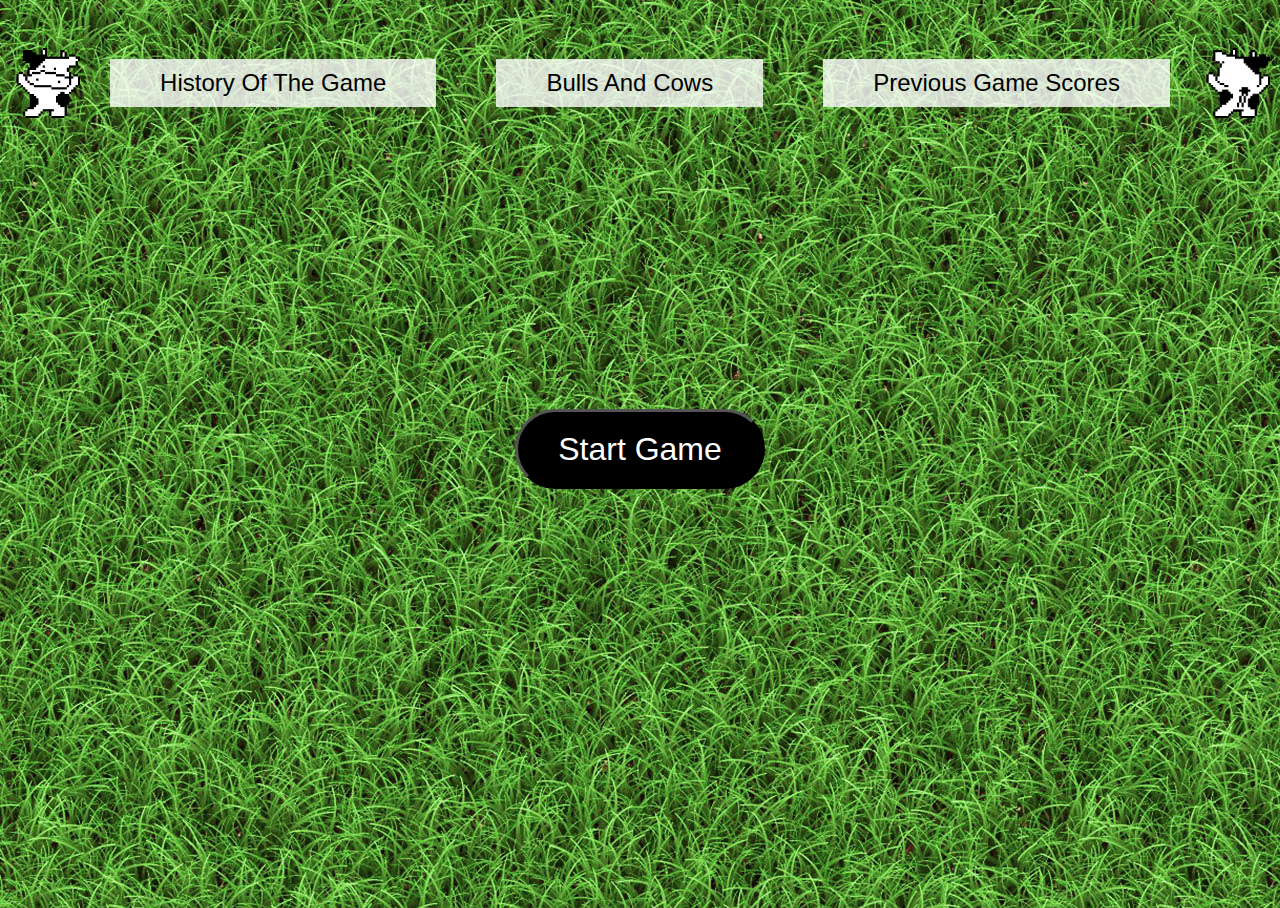
<file: Project/index.html>
<!DOCTYPE html>
<html lang="en">

<head>
    <meta charset="UTF-8">
    <meta name="viewport" content="width=device-width, initial-scale=1.0">
    <link rel="stylesheet" href="./css/index.css">
    <title>Bulls And Cows</title>
</head>

<body>
    <header>
        <nav class="nav-center">
            <div class="navigation-transparent">
                <img class="dancing-cow" src="./resources/dancing_cow_front.gif" alt="dancing_cow_front">

                <a class="trasnparent-nav-box" href="./history_page.html">
                    History Of The Game
                </a>

                <a class="trasnparent-nav-box" href="./index.html">
                    Bulls And Cows
                </a>

                <a class="trasnparent-nav-box" href="./high_scores_page.html">
                    Previous Game Scores
                </a>
                <img class="dancing-cow" src="./resources/dancing_cow_back.gif" alt="dancing_cow_back">
            </div>
        </nav>
    </header>
    <div class="game-content" id="game-div">
        <button class="start-game" onclick="startGameClicked(this)">Start Game</button>
    </div>
    <script src="./js/index.js"></script>
</body>

</html>
</file>
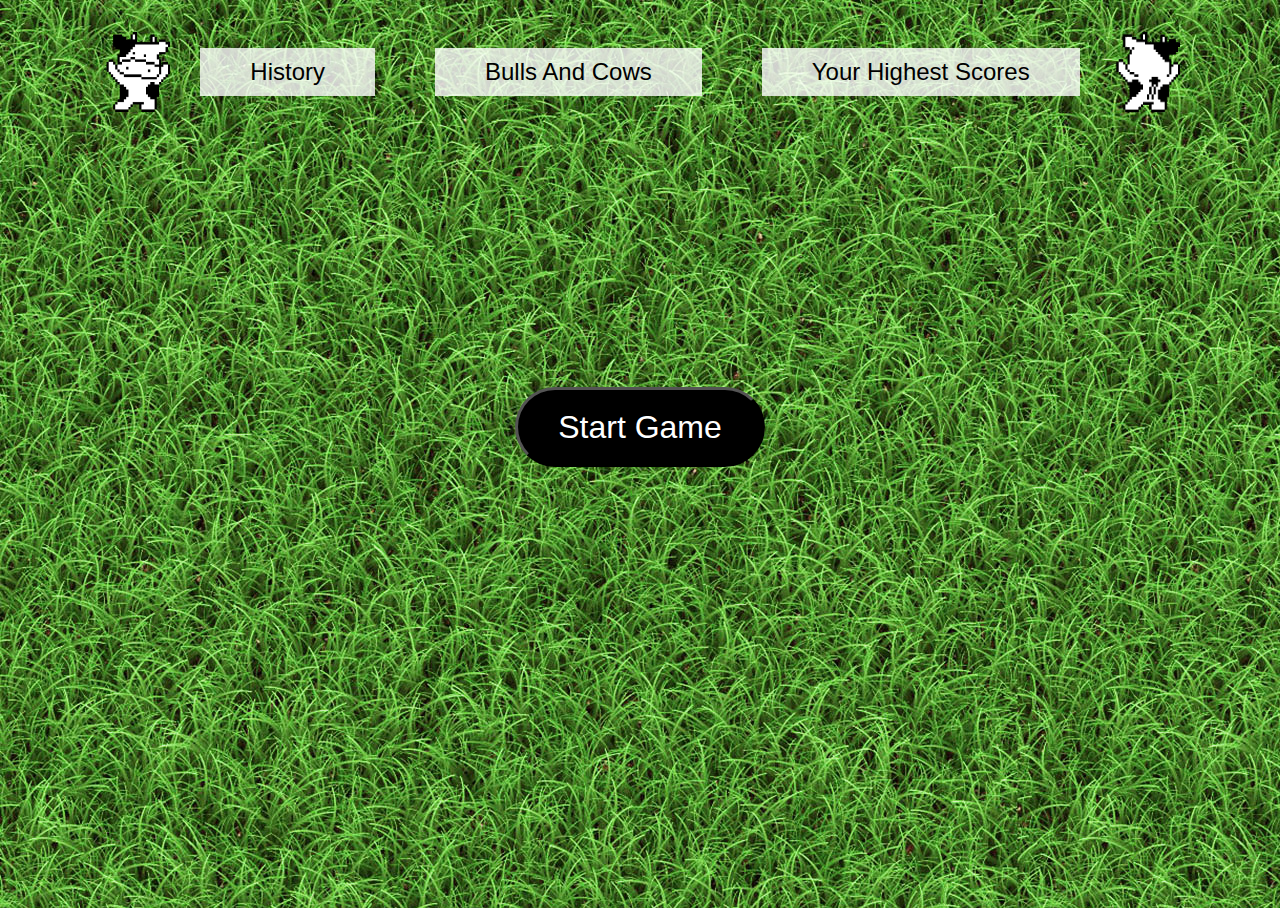
<file: Project/bulls_and_cows_page.html>
<!DOCTYPE html>
<html lang="en">
<head>
    <meta charset="UTF-8">
    <meta name="viewport" content="width=device-width, initial-scale=1.0">
    <link rel="stylesheet" href="./css/bulls_and_cows_page.css">
    <title>Bulls And Cows</title>
</head>
<body>
    <header>
        <nav class="nav-center">
            <img class="dancing-cow" src="./resources/dancing_cow_front.gif" alt="dancing_cow_front">
            <div class="navigation-transparent">

                <a class="trasnparent-nav-box" href="./history_page.html">
                    History
                </a>

                <a class="trasnparent-nav-box" href="./bulls_and_cows_page.html">
                    Bulls And Cows
                </a>

                <a class="trasnparent-nav-box" href="./high_scores_page.html">
                    Your Highest Scores
                </a>

            </div>
            <img class="dancing-cow" src="./resources/dancing_cow_back.gif" alt="dancing_cow_back">
        </nav>
    </header>
    <div class="game-content" id ="game-div">
        <button class="start-game" onclick="startGameClicked(this)">Start Game</button>
    </div>
    <script src="./js/bulls_and_cows_page.js"></script>
</body>
</html>
</file>
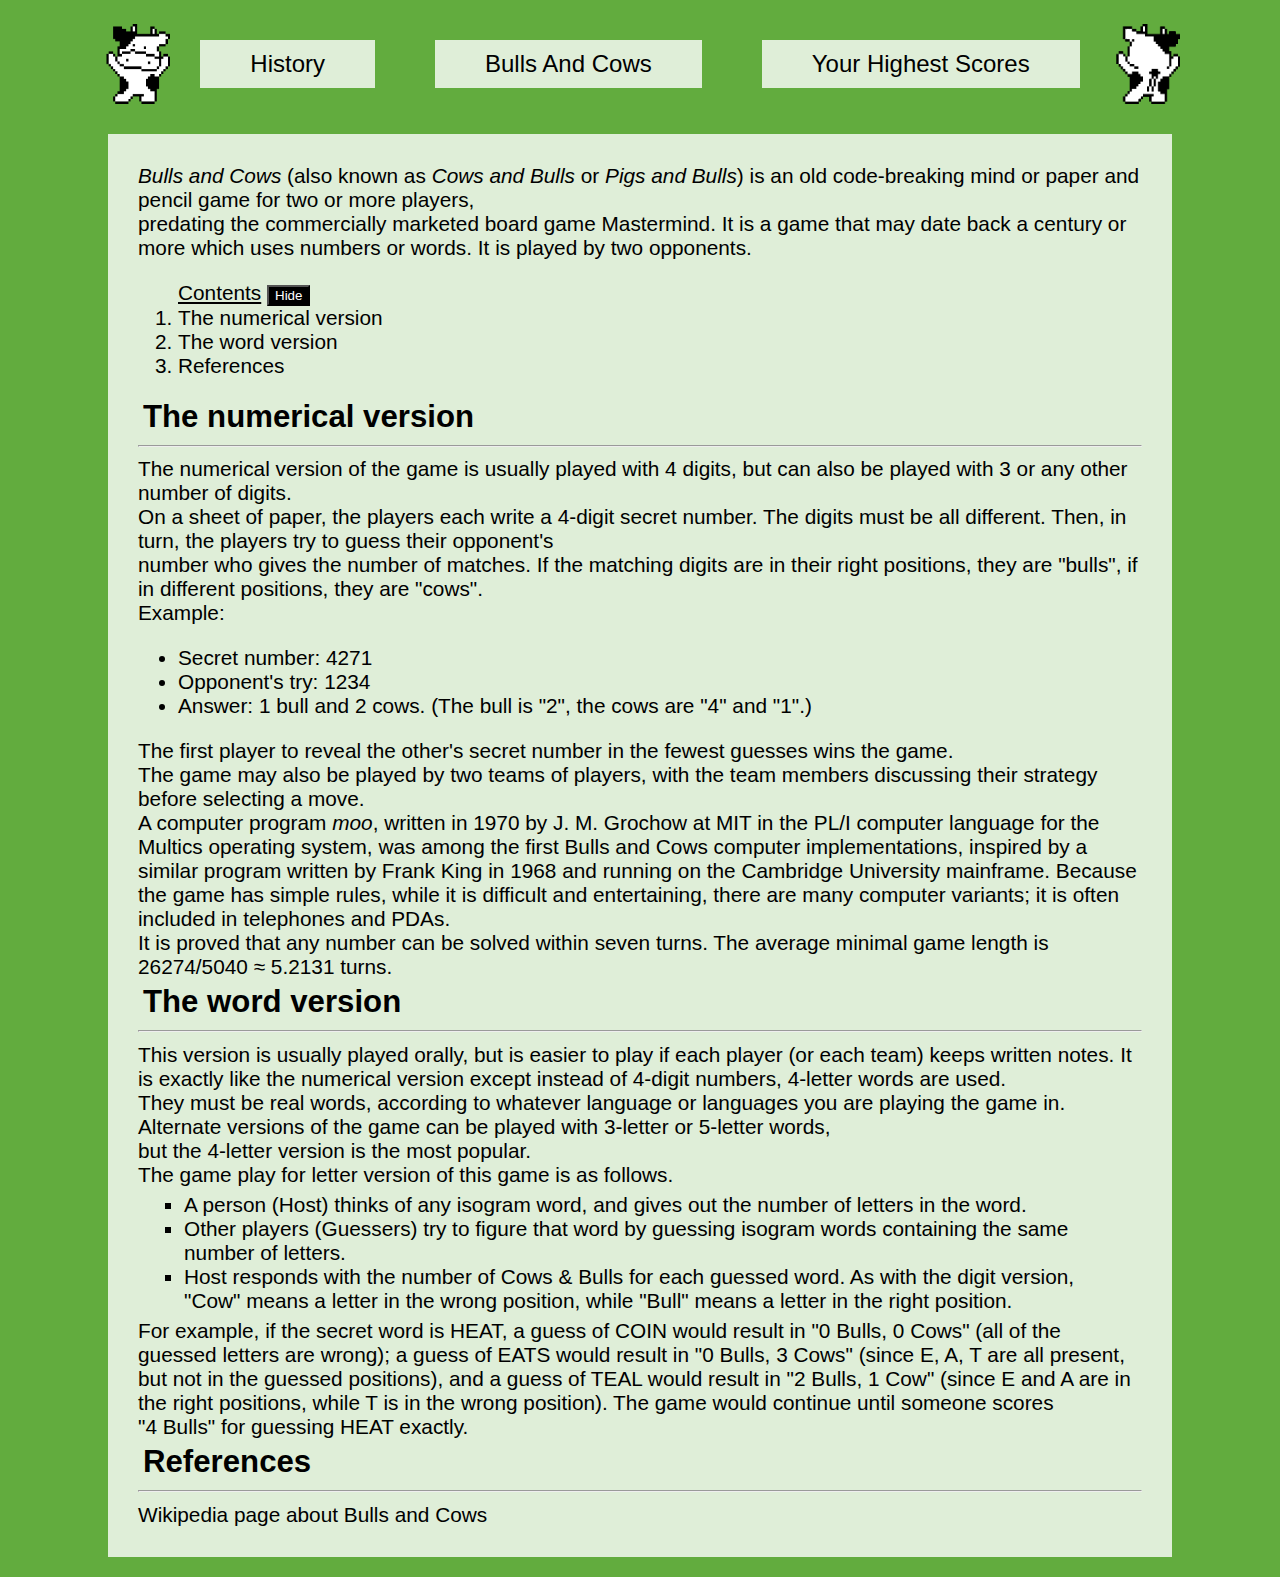
<file: Project/history_page.html>
<!DOCTYPE html>
<html lang="en">

<head>
    <meta charset="UTF-8">
    <meta name="viewport" content="width=device-width, initial-scale=1.0">
    <link rel="stylesheet" href="./css/history_page.css">
    <title>History Of The Game Bulls And Cows</title>
</head>

<body>
    <header>
        <nav class="nav-center">
            <img class="dancing-cow" src="./resources/dancing_cow_front.gif" alt="dancing_cow_front">
            <div class="navigation-transparent">

                <a class="trasnparent-nav-box" href="./history_page.html">
                    History
                </a>

                <a class="trasnparent-nav-box" href="./bulls_and_cows_page.html">
                    Bulls And Cows
                </a>

                <a class="trasnparent-nav-box" href="./high_scores_page.html">
                    Your Highest Scores
                </a>

            </div>
            <img class="dancing-cow" src="./resources/dancing_cow_back.gif" alt="dancing_cow_back">
        </nav>
    </header>
    <div class="info-text-transparent">
        <article>
            <i>Bulls and Cows</i> (also known as <i>Cows and Bulls</i> or <i>Pigs and Bulls</i>) 
            is an old code-breaking mind or paper and pencil game for two or more players, 
            <br>
            predating the commercially marketed board game <a id="mastermind-link" href="https://en.wikipedia.org/wiki/Mastermind_(board_game)">Mastermind</a>.
            It is a game that may date back a century or more which uses numbers or words. It is played by two opponents.
            <ul class="negate-style-contents">
                <li>
                    <u>Contents</u> <button onclick="buttonHideShow(this)">Hide</button> 
                    <ol id="hide-show">
                        <li> <a href="#numerical-version">The numerical version </a> </li>
                        <li> <a href="#word-version">The word version </a> </li>
                        <li> <a href="#refs">References </a> </li>
                    </ol>
                </li>
            </ul>

            <h2 id="numerical-version" class="no-padding-heading">The numerical version</h2>
            <hr>
            The numerical version of the game is usually played with 4 digits, but can also be played with 3 or any other number of digits.
            <br>
            On a sheet of paper, the players each write a 4-digit secret number. The digits must be all different. 
            Then, in turn, the players try to guess their opponent's 
            <br>
            number who gives the number of matches. 
            If the matching digits are in their right positions, they are "bulls", if in different positions, they are "cows".
            <br>
            Example:
            <ul id="negate-style-margin-ul">
                <li>Secret number: 4271</li>
                <li>Opponent's try: 1234</li>
                <li>Answer: 1 bull and 2 cows. (The bull is "2", the cows are "4" and "1".)</li>
            </ul>
            The first player to reveal the other's secret number in the fewest guesses wins the game.
            <br>
            The game may also be played by two teams of players, with the team members discussing their strategy before selecting a move.
            <br>
            A computer program <i>moo</i>, written in 1970 by J. M. Grochow at MIT in the PL/I computer language for the Multics operating system, was among the first Bulls and Cows computer implementations, inspired by a similar program written by Frank King in 1968 and running on the Cambridge University mainframe. Because the game has simple rules, 
            while it is difficult and entertaining, there are many computer variants; it is often included in telephones and PDAs.
            <br>
            It is proved that any number can be solved within seven turns. The average minimal game length is 26274/5040 ≈ 5.2131 turns.
            <h2 id="word-version" class="no-padding-heading">The word version</h2>
            <hr>
            This version is usually played orally, but is easier to play if each player (or each team) keeps written notes. It is exactly like the numerical version except instead of 4-digit numbers, 4-letter words are used. 
            <br>
            They must be real words, according to whatever language or languages you are playing the game in. Alternate versions of the game can be played with 3-letter or 5-letter words,
            <br>
            but the 4-letter version is the most popular.
            <br>
            The game play for letter version of this game is as follows.
            <ul class="negate-style-margin-ul">
                <li>A person (Host) thinks of any isogram word, and gives out the number of letters in the word.</li>
                <li>Other players (Guessers) try to figure that word by guessing isogram words containing the same number of letters.</li>
                <li>Host responds with the number of Cows & Bulls for each guessed word. As with the digit version, "Cow" means a letter in the wrong position, while "Bull" means a letter in the right position.</li>
            </ul>
            For example, if the secret word is HEAT, a guess of COIN would result in "0 Bulls, 0 Cows" (all of the guessed letters are wrong); a guess of EATS would result in "0 Bulls, 3 Cows" (since E, A, T are all present,
            <br>
            but not in the guessed positions), and a guess of TEAL would result in "2 Bulls, 1 Cow" (since E and A are in the right positions, while T is in the wrong position). The game would continue until someone scores
            <br>
            "4 Bulls" for guessing HEAT exactly.
            <h2 id="refs" class="no-padding-heading">References</h2>
            <hr>
            <a id="reference" href="https://en.wikipedia.org/wiki/Bulls_and_Cows"> Wikipedia page about Bulls and Cows</a>
        </article>
    </div>
    <script src="./js/history_page.js"></script>
</body>

</html>
</file>
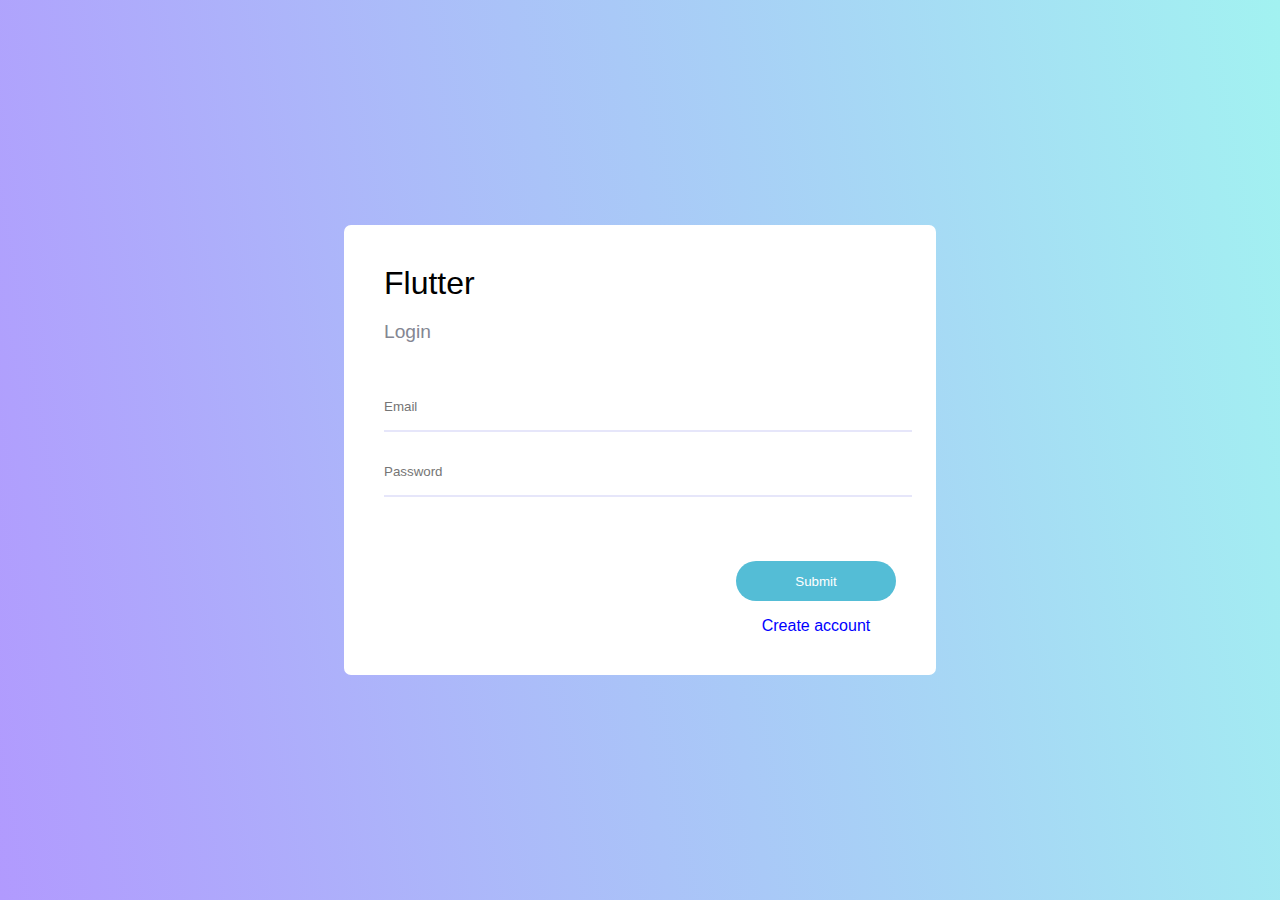
<file: Домашно 1 HTML + CSS/screen1.html>
<!DOCTYPE html>
<html lang="en">

<head>
    <meta charset="UTF-8">
    <meta name="viewport" content="width=device-width, initial-scale=1.0">
    <link rel="stylesheet" href="screen1and2.css">
    <title>Flutter Login</title>
</head>

<body>
    <div class="inside-body">
        <div class="login-section">
            <span class="flutter-name">Flutter</span>
            <p class="login-text">Login</p>
            <form class="form" action="#" method="post">
                <div class="input-boxes">
                    <p><input type="text" id="email" name="Email" placeholder="Email">
                    </p>
                    <p>
                        <input type="password" id="password" name="Password" placeholder="Password">
                    </p>
                </div>
                <div class="move-right">
                    <div class="make-vertical">
                        <input type="submit" value="Submit">

                        <a href="./screen2.html">
                            Create account
                        </a>

                    </div>
                </div>
            </form>
        </div>
    </div>

</body>

</html>
</file>
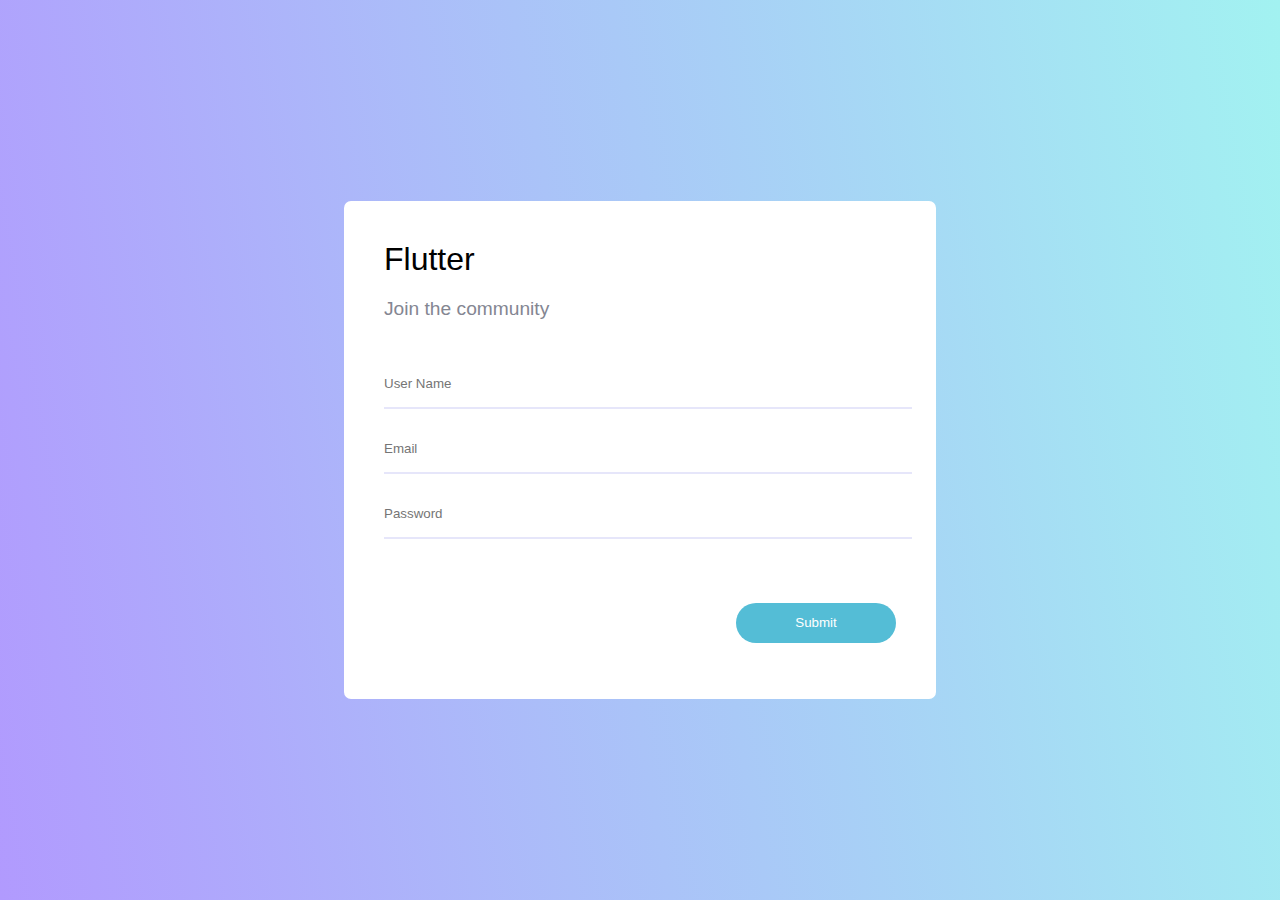
<file: Домашно 1 HTML + CSS/screen2.html>
<!DOCTYPE html>
<html lang="en">

<head>
    <meta charset="UTF-8">
    <meta name="viewport" content="width=device-width, initial-scale=1.0">
    <link rel="stylesheet" href="screen1and2.css">
    <title>Flutter Join The Community</title>
</head>

<body>
    <div class="inside-body">
        <div class="login-section">
            <span class="flutter-name">Flutter</span>
            <p class="login-text">Join the community</p>
            <form class="form" action="#" method="post">
                <p><input type="text" id="user-name" name="UserName" placeholder="User Name">
                </p>
                <p><input type="text" id="email" name="Email" placeholder="Email">
                </p>
                <p>
                    <input type="password" id="password" name="Password" placeholder="Password">
                </p>

                <div class="move-right">

                    <input type="submit" value="Submit">
                </div>
            </form>
        </div>
    </div>

</body>

</html>
</file>
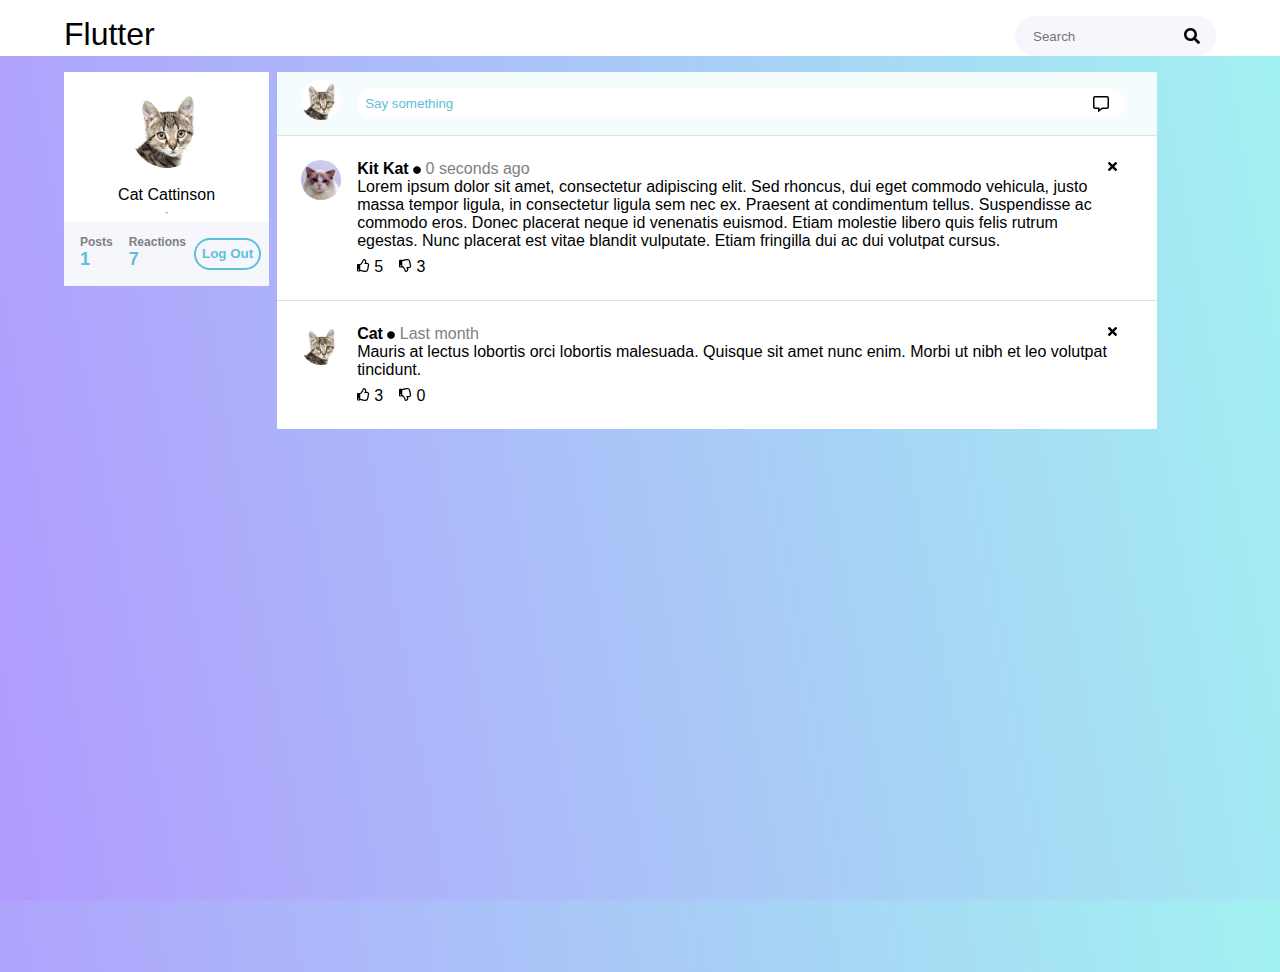
<file: Домашно 1 HTML + CSS/screen3.html>
<!DOCTYPE html>
<html lang="en">

<head>
    <meta charset="UTF-8">
    <meta name="viewport" content="width=device-width, initial-scale=1.0">
    <link rel="stylesheet" href="screen3.css">
    <title>Flutter Home Screen</title>
</head>

<body>
    <div id="introductory">
        <div class="flutter-logo">
            Flutter
        </div>
        <div class="search-box">
            <input type="text" id="search" name="Search" placeholder="Search">
            <img src="./search-solid.svg" alt="search">

        </div>
    </div>
    <div class="contents">
        <div class="profile">
            <img src="./cat_cattinson.png" alt="avatar">
            <br />
            Cat Cattinson
        <hr>
        <div class="under-profile">
            <div class="post-reacts">
                <div class="posts">
                    <b>Posts</b>
                    <span><b>1</b></span>
                </div>
                <div class="reacts">
                    <b>Reactions</b>
                    <span><b>7</b></span>
                </div>
            </div>
            <div>
                <button type="button"><b>Log Out</b></button>
            </div>
        </div>
        </div>
        
        <div class="feed">
            <div class="saysthbox">
                <img id="comment-avatar" src="./cat_cattinson.png" alt="avatar">
                <div class="group-text-box">
                    <input type="text" id="saysth" name="SaySth" placeholder="Say something">
                    <img src="./comment-alt-regular.svg" alt="comment">
                </div>
            </div>

           

                    <div class="single-post">
                        <div class="avatar-post-pic">
                            <img src="./kit_kat.png" alt="avatar">
                        </div>
                        <div class="right-side-of-post">
                            <div class="user-and-time">
                                <div class="no-x">
                                <b class="post-user">Kit Kat</b>
                                <span class="make-grey">
                                    <img src="./circle-solid.svg" alt="dot">
                                    0 seconds ago
                                </span>
                            </div>
                            <img class="style-x" src="./times-solid.svg" alt="thumbs-up">
                            </div>
                            <div class="text-on-post">
                                Lorem ipsum dolor sit amet, consectetur adipiscing elit. 
                                Sed rhoncus, dui eget commodo vehicula, justo massa tempor ligula, in consectetur ligula sem nec ex. 
                                Praesent at condimentum tellus. Suspendisse ac commodo eros. 
                                Donec placerat neque id venenatis euismod. Etiam molestie libero quis felis rutrum egestas. 
                                Nunc placerat est vitae blandit vulputate. Etiam fringilla dui ac dui volutpat cursus.
                            </div>
                            <div class="thumbs">
                                <div class="thumbs-up">
                                    <img src="./thumbs-up-regular.svg" alt="thumbs-up">
                                    5
                                </div>
                                <div class="thumbs-down">
                                    <img src="./thumbs-down-regular.svg" alt="thumbs-down">
                                    3
                                </div>
                            </div>
                </div>
                </div>

                <div class="single-post">
                    <div class="avatar-post-pic">
                        <img src="./cat_cattinson.png" alt="avatar">
                    </div>
                    <div class="right-side-of-post">
                        <div class="user-and-time">
                            <div class="no-x">
                            <b class="post-user">Cat</b>
                            <span class="make-grey">
                                <img src="./circle-solid.svg" alt="dot">
                                Last month
                            </span>
                        </div>
                        <img class="style-x" src="./times-solid.svg" alt="thumbs-up">
                        </div>
                        <div class="text-on-post">
                            Mauris at lectus lobortis orci lobortis malesuada. 
                            Quisque sit amet nunc enim. Morbi ut nibh et leo volutpat tincidunt.
                        </div>
                        <div class="thumbs">
                            <div class="thumbs-up">
                                <img src="./thumbs-up-regular.svg" alt="thumbs-up">
                                3
                            </div>
                            <div class="thumbs-down">
                                <img src="./thumbs-down-regular.svg" alt="thumbs-down">
                                0
                            </div>
                        </div>
                   </div>
            </div>
    </div>
</div>

</body>

</html>
</file>
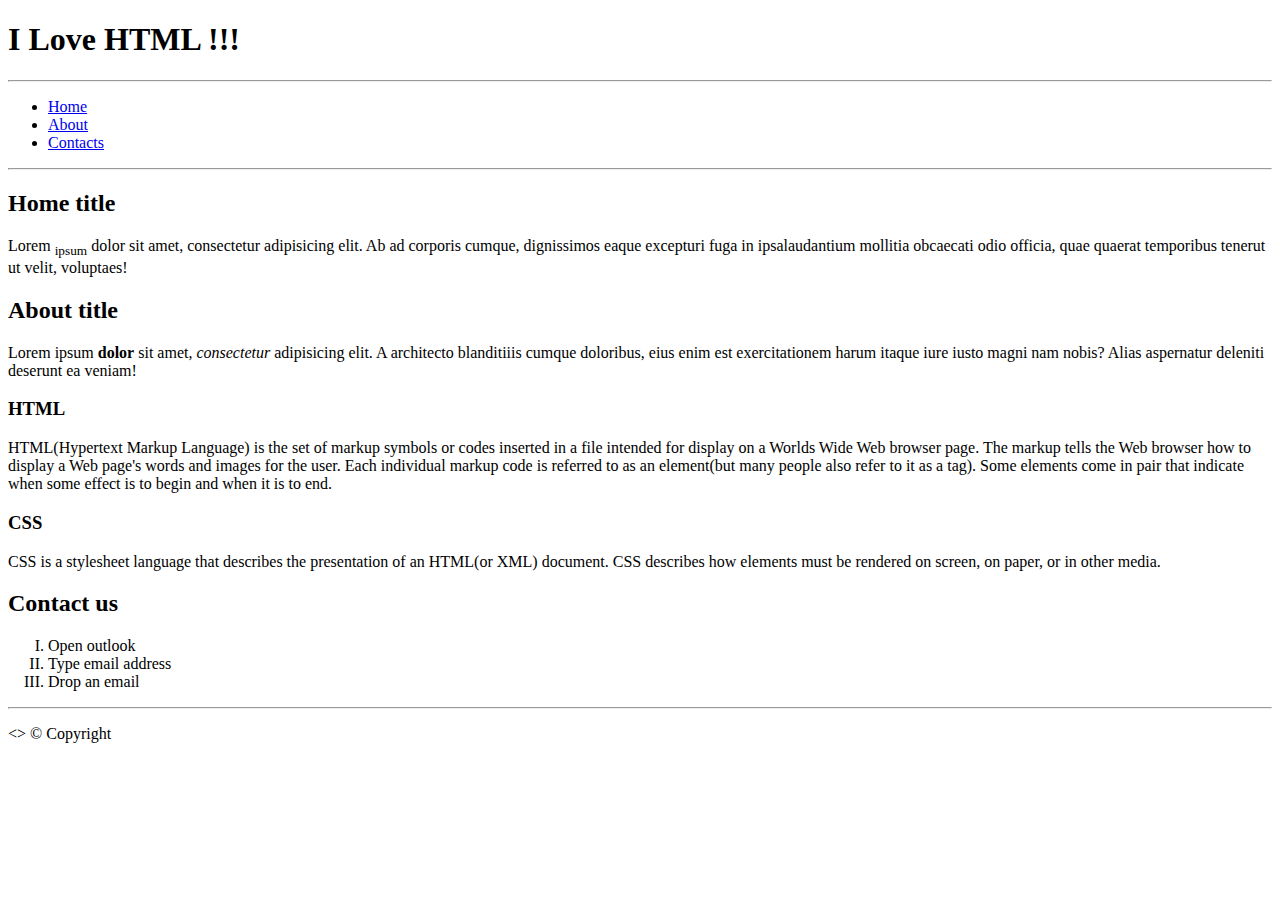
<file: Упр 1/1.html>
<!DOCTYPE html>
<html lang=en>

<head>
    <title>I love HTML</title>
</head>

<body>
    <h1>I Love HTML !!!</h1>
    <hr />
    <nav>
        <ul>
            <li><a href="#Home">Home</a></li>
            <li><a href="#About">About</a></li>
            <li><a href="#Contacts">Contacts</a></li>
        </ul>
    </nav>
    <hr />
    <section id="Home">
        <h2>
            Home title
        </h2>
        <p>
            Lorem <sub>ipsum</sub> dolor sit amet, consectetur adipisicing elit. Ab ad corporis cumque, dignissimos
            eaque excepturi fuga in ipsalaudantium mollitia obcaecati odio officia, quae quaerat temporibus tenerut ut
            velit, voluptaes!
        </p>
    </section>
    <section id="About">
        <h2>
            About title
        </h2>
        <p>
            Lorem ipsum <b>dolor</b> sit amet, <i>consectetur</i> adipisicing elit. A architecto blanditiiis cumque
            doloribus, eius enim est exercitationem harum itaque iure iusto magni nam nobis? Alias aspernatur deleniti
            deserunt ea veniam!
        </p>
        <h3>
            HTML
        </h3>
        <p>
            HTML(Hypertext Markup Language) is the set of markup symbols or codes inserted in a file intended for
            display on a Worlds Wide Web browser page. The markup tells the Web browser how to display a Web page's
            words and images for the user. Each individual markup code is referred to as an element(but many people also
            refer to it as a tag). Some elements come in pair that indicate when some effect is to begin and when it is
            to end.
        </p>
        <h3>
            CSS
        </h3>
        <p>
            CSS is a stylesheet language that describes the presentation of an HTML(or XML) document. CSS describes how
            elements must be rendered on screen, on paper, or in other media.
        </p>
    </section>
    <section id="Contacts">
        <h2>
            Contact us
        </h2>
        <ol type="I">
            <li>Open outlook</li>
            <li>Type email address</li>
            <li>Drop an email</li>
        </ol>
    </section>
    <hr />
    <section>
        <footer>
            <p>
                <> © Copyright
            </p>
        </footer>
    </section>







</body>

</html>
</file>
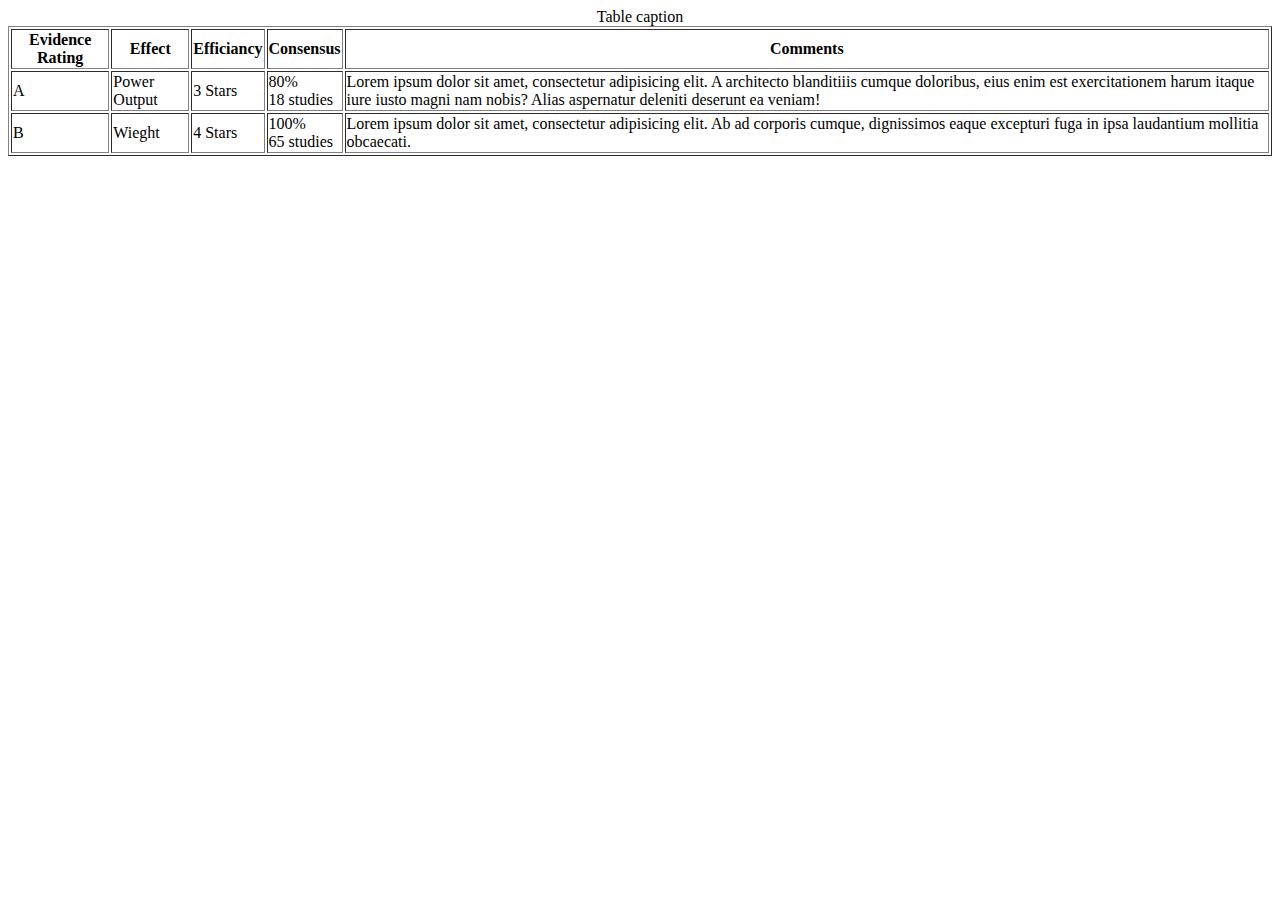
<file: Упр 1/2.html>
<!DOCTYPE html>
<html lang=en>

<head>
    <title>Basic table</title>
</head>

<body>
    <table border="1">
        <caption>Table caption </caption>
        <thead>
            <tr>
                <th>Evidence Rating</th>
                <th>Effect</th>
                <th>Efficiancy</th>
                <th>Consensus</th>
                <th>Comments</th>
            </tr>
        </thead>
        <tbody>
            <tr>
                <td>A</td>
                <td>Power Output</td>
                <td>3 Stars</td>
                <td>80%<br />
                    18 studies</td>
                <td>Lorem ipsum dolor sit amet, consectetur adipisicing elit. A architecto blanditiiis cumque doloribus,
                    eius enim est exercitationem harum itaque iure iusto magni nam nobis? Alias aspernatur deleniti
                    deserunt ea veniam!</td>
            </tr>
            <tr>
                <td>B</td>
                <td>Wieght</td>
                <td>4 Stars</td>
                <td>100%<br />
                    65 studies</td>
                <td>Lorem ipsum dolor sit amet, consectetur adipisicing elit. Ab ad corporis cumque, dignissimos eaque
                    excepturi fuga in ipsa laudantium mollitia obcaecati.</td>
            </tr>
        </tbody>

    </table>


</body>

</html>
</file>
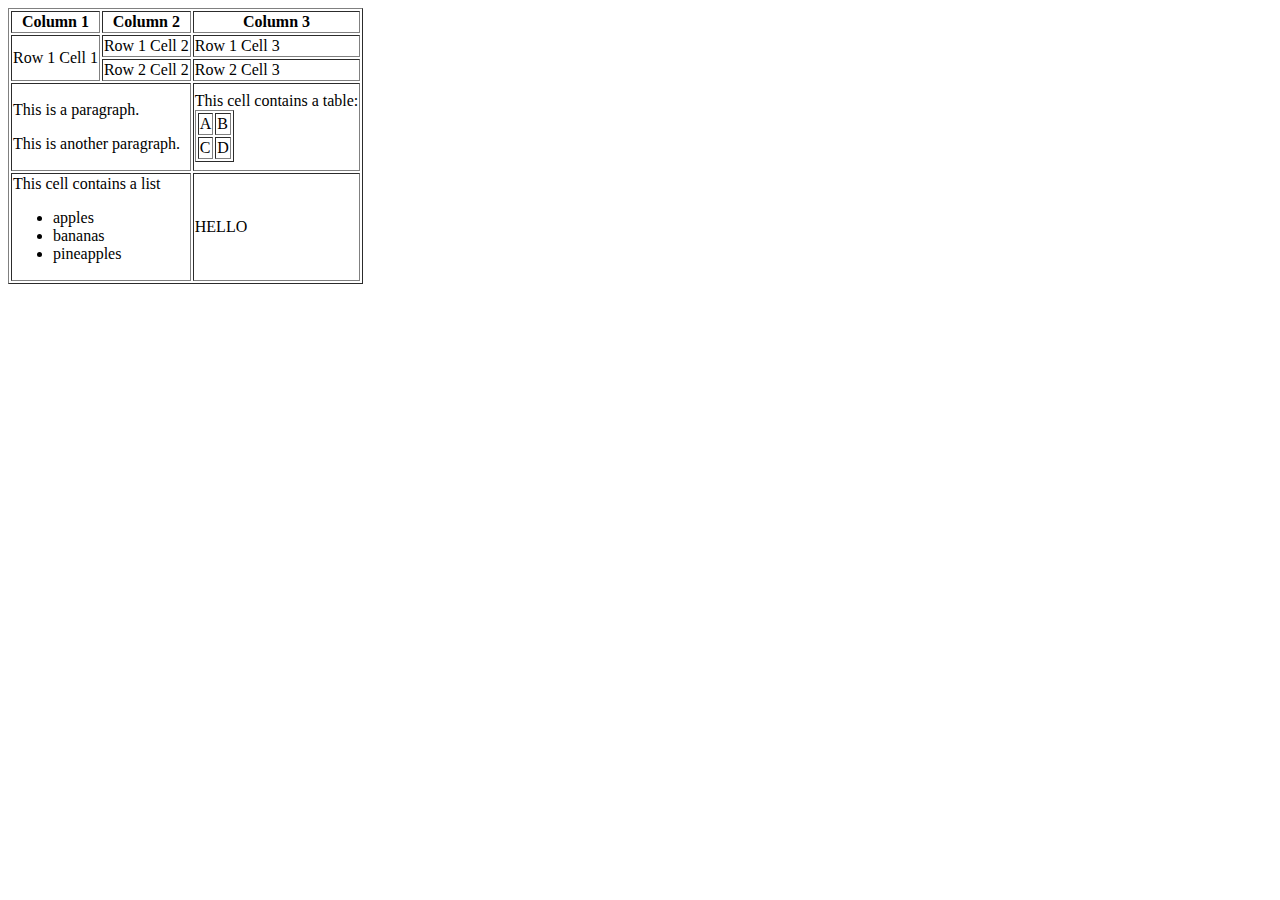
<file: Упр 1/3.html>
<!DOCTYPE html>
<html lang=en>

<head>
    <title>Advanced table</title>
</head>

<body>
    <table border="1">
        <thead>
            <tr>
                <th>Column 1</th>
                <th>Column 2</th>
                <th>Column 3</th>
            </tr>
        </thead>
        <tbody>
            <tr>
                <td rowspan="2">
                    Row 1 Cell 1
                </td>
                <td>
                    Row 1 Cell 2
                </td>
                <td>
                    Row 1 Cell 3
                </td>
            </tr>
            <tr>
                <td>
                    Row 2 Cell 2
                </td>
                <td>
                    Row 2 Cell 3
                </td>
            </tr>
            <tr>
                <td colspan="2">
                    <p>
                        This is a paragraph.
                    </p>
                    <p>
                        This is another paragraph.
                    </p>
                </td>
                <td>
                    This cell contains a table:
                    <table border="1">
                        <tbody>
                            <tr>
                                <td>
                                    A
                                </td>
                                <td>
                                    B
                                </td>
                            </tr>
                            <tr>
                                <td>
                                    C
                                </td>
                                <td>
                                    D
                                </td>
                            </tr>
                        </tbody>
                    </table>

                </td>
            </tr>
            <tr>
                <td colspan="2">

                    This cell contains a list
                    <ul>
                        <li>apples</li>
                        <li>bananas</li>
                        <li>pineapples</li>
                    </ul>

                </td>
                <td>
                    HELLO
                </td>
            </tr>
        </tbody>

    </table>


</body>

</html>
</file>
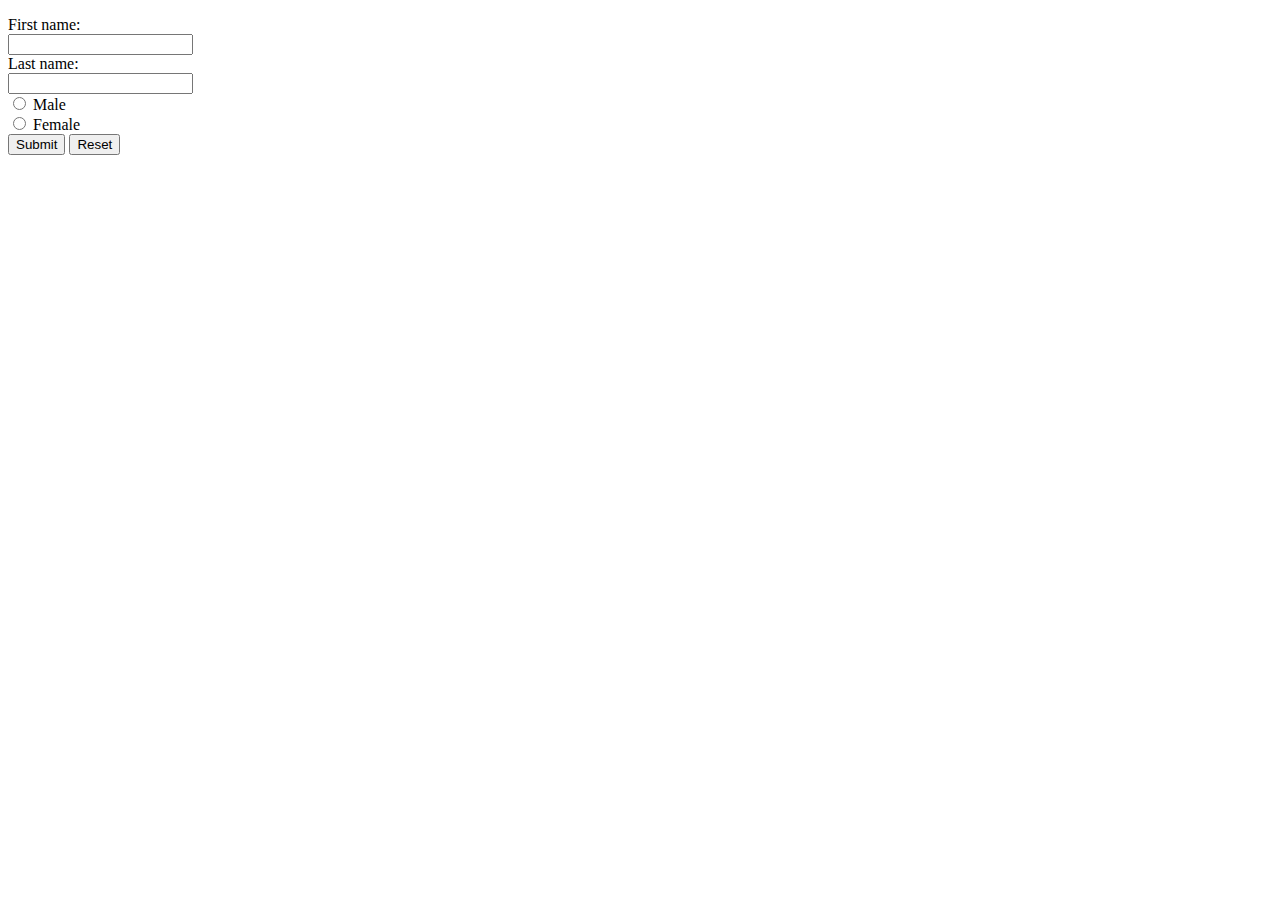
<file: Упр 1/4.html>
<!DOCTYPE html>
<html lang=en>

<head>
    <title>Basic Form</title>
</head>

<body>
    <p>
        <label for="FirstName">First name:</label>
        <br />
        <input type="text" id="FirstName" name="first-name">
        <br />
        <label for="LastName">Last name:</label>
        <br />
        <input type="text" id="LastName" name="last-name">
        <br />

        <input type="radio" id="Male" name="gender" value="Male">
        <label for="Male">Male</label>
        <br />

        <input type="radio" id="Female" name="gender" value="Female">
        <label for="Female">Female</label>
        <br />
        <input type="submit"> <input type="reset">
    </p>






</body>

</html>
</file>
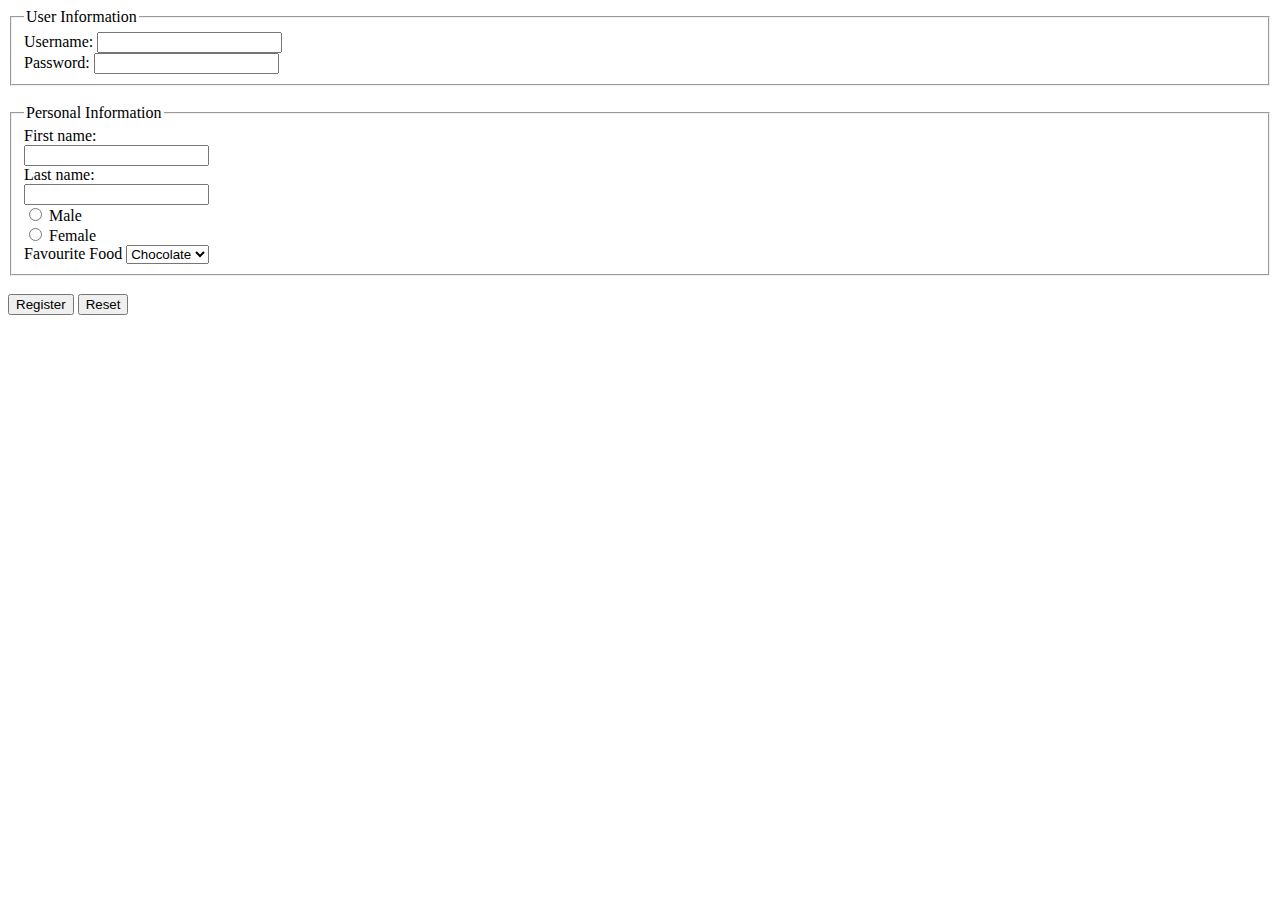
<file: Упр 1/5.html>
<!DOCTYPE html>
<html lang=en>

<head>
    <title>Advanced form</title>
</head>

<body>
    <form action="#" method="post">
        <fieldset>
            <legend>User Information</legend>
            <label for="UserName">Username:</label>
            <input type="text" id="UserName" name="username">
            <br />
            <label for="password">Password:</label>
            <input type="password" id="password" name="password">
        </fieldset>

        <br />

        <fieldset>
            <legend>Personal Information</legend>
            <label for="FirstName">First name:</label>
            <br />
            <input type="text" id="FirstName" name="first-name">
            <br />
            <label for="LastName">Last name:</label>
            <br />
            <input type="text" id="LastName" name="last-name">
            <br />

            <input type="radio" id="Male" name="gender" value="Male">
            <label for="Male">Male</label>
            <br />

            <input type="radio" id="Female" name="gender" value="Female">
            <label for="Female">Female</label>
            <br />
            <label for="food-select">Favourite Food</label>
            <select id="food-select" name="food-select">
                <option value="chocolate">Chocolate</option>
                <option value="apples">Apples</option>
                <option value="bananas">Bananas</option>
                <option value="oranges">Oranges</option>
            </select>
        </fieldset>
        <br />
        <input type="submit" value="Register"> <input type="reset">

    </form>

</body>

</html>
</file>
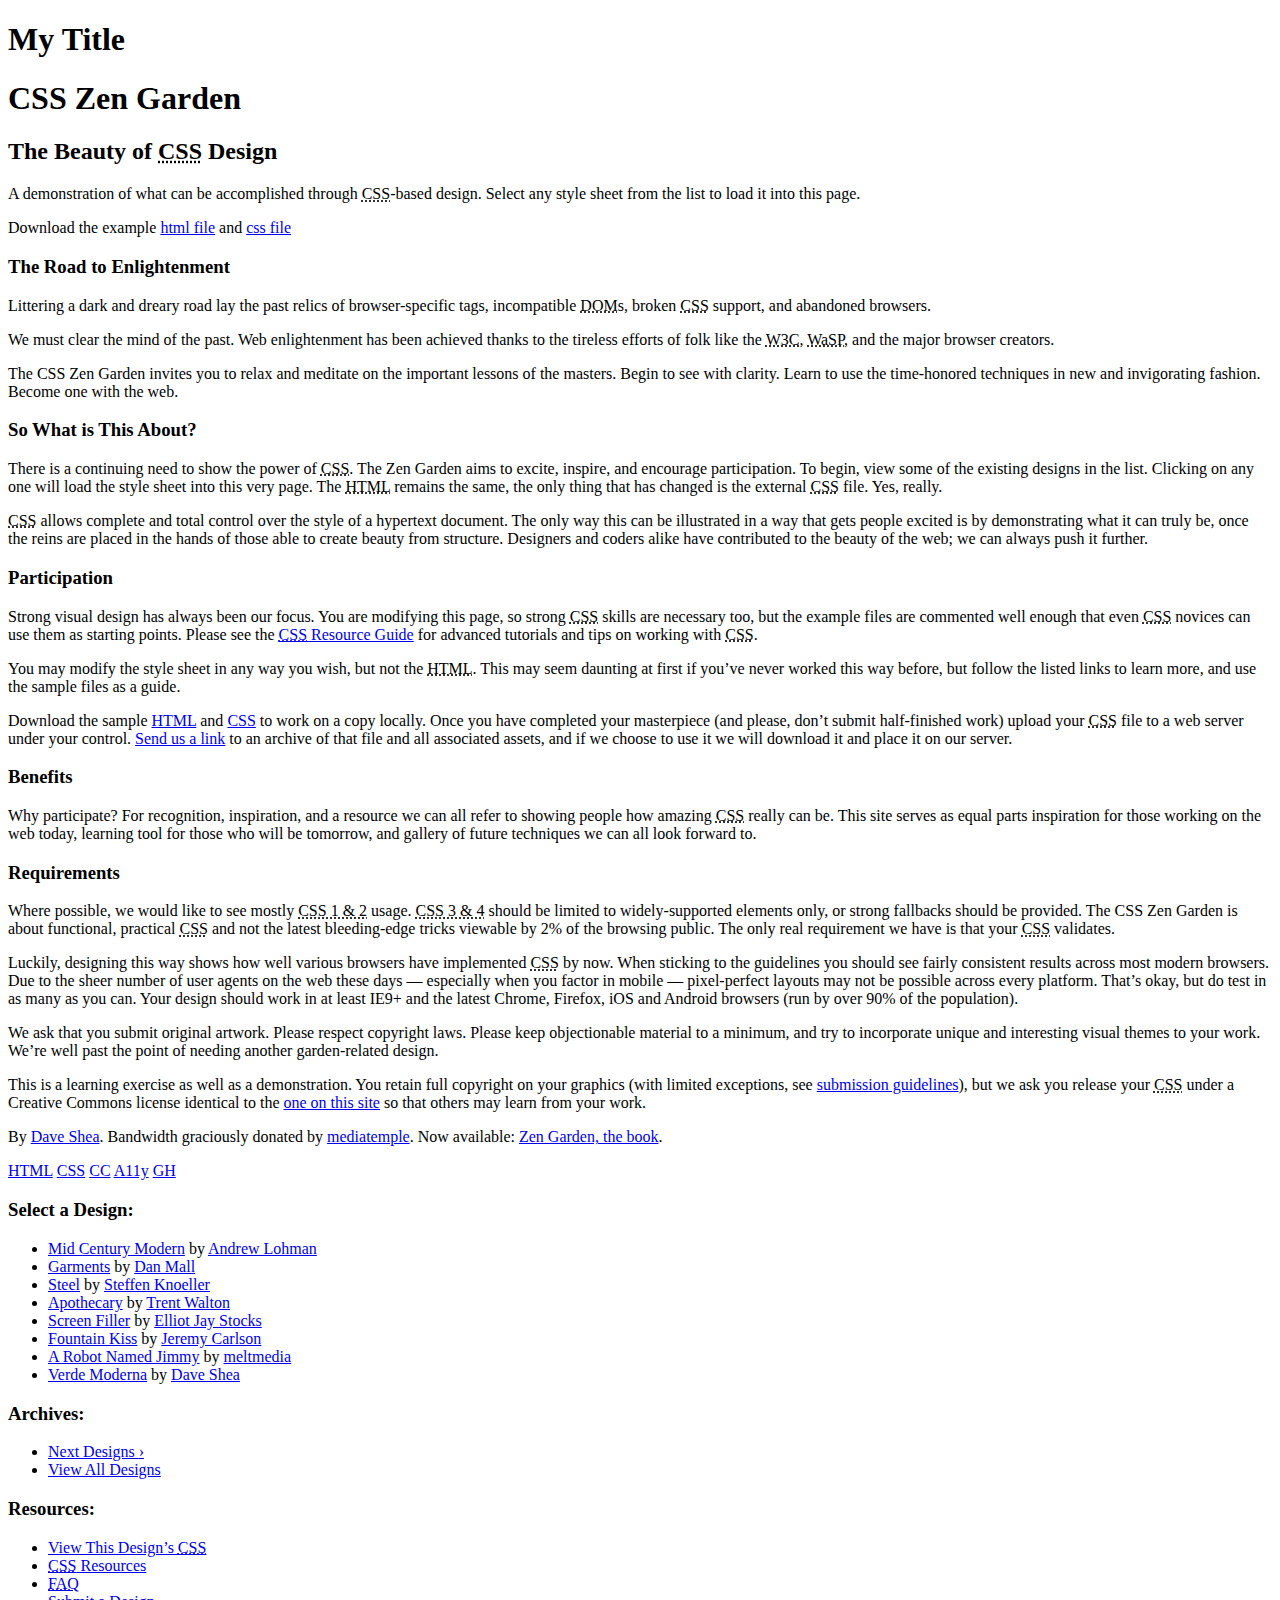
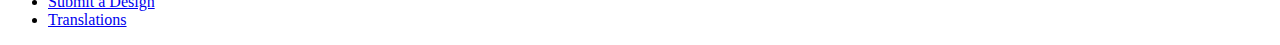
<file: Упр 1/7.html>
<!DOCTYPE html>
<html lang="en">

<head>
	<meta charset="utf-8">
	<title>My Title</title>
</head>


<body id="css-zen-garden">
	<header>
	<h1>My Title</h1>
	</header>
	<div class="page-wrapper">

		<section class="intro" id="css-zen-garden">
				<h1>CSS Zen Garden</h1>
				<h2>The Beauty of <abbr disabled title="Cascading Style Sheets">CSS</abbr> Design</h2>

			<div class="summary" id="zen-summary" role="article">
				<p>A demonstration of what can be accomplished through <abbr
						title="Cascading Style Sheets">CSS</abbr>-based design. Select any style sheet from the list to
					load it into this page.
				</p>
					<p>Download the example <a href="/examples/index"
							title="This page's source HTML code, not to be modified.">html file</a> and <a
							href="/examples/style.css" title="This page's sample CSS, the file you may modify.">css
							file</a>
					</p>
				
			</div>

			<div class="preamble" id="zen-preamble" role="article">
				<h3>The Road to Enlightenment</h3>
				<p>Littering a dark and dreary road lay the past relics of browser-specific tags, incompatible <abbr
						title="Document Object Model">DOM</abbr>s, broken <abbr
						title="Cascading Style Sheets">CSS</abbr> support, and abandoned browsers.
				</p>
				<p>We must clear the mind of the past. Web enlightenment has been achieved thanks to the tireless
					efforts of folk like the <abbr title="World Wide Web Consortium">W3C</abbr>, <abbr
						title="Web Standards Project">WaSP</abbr>, and the major browser creators.
				</p>
				<p>The CSS Zen Garden invites you to relax and meditate on the important lessons of the masters. Begin
					to see with clarity. Learn to use the time-honored techniques in new and invigorating fashion.
					Become one with the web.
				</p>
			</div>
		</section>

		<div class="main supporting" id="zen-supporting" role="main">
			<div class="explanation" id="zen-explanation" role="article">
				<h3>So What is This About?</h3>
				<p>There is a continuing need to show the power of <abbr title="Cascading Style Sheets">CSS</abbr>. The
					Zen Garden aims to excite, inspire, and encourage participation. To begin, view some of the existing
					designs in the list. Clicking on any one will load the style sheet into this very page. The <abbr
						title="HyperText Markup Language">HTML</abbr> remains the same, the only thing that has changed
					is the external <abbr title="Cascading Style Sheets">CSS</abbr> file. Yes, really.
				</p>
				<p><abbr title="Cascading Style Sheets">CSS</abbr> allows complete and total control over the style of a
					hypertext document. The only way this can be illustrated in a way that gets people excited is by
					demonstrating what it can truly be, once the reins are placed in the hands of those able to create
					beauty from structure. Designers and coders alike have contributed to the beauty of the web; we can
					always push it further.
				</p>
			</div>

			<div class="participation" id="zen-participation" role="article">
				<h3>
					Participation
				</h3>
				<p>Strong visual design has always been our focus. You are modifying this page, so strong <abbr
						title="Cascading Style Sheets">CSS</abbr> skills are necessary too, but the example files are
					commented well enough that even <abbr title="Cascading Style Sheets">CSS</abbr> novices can use them
					as starting points. Please see the <a href="http://www.mezzoblue.com/zengarden/resources/"
						title="A listing of CSS-related resources"><abbr title="Cascading Style Sheets">CSS</abbr>
						Resource Guide</a> for advanced tutorials and tips on working with <abbr
						title="Cascading Style Sheets">CSS</abbr>.
				</p>
				<p>You may modify the style sheet in any way you wish, but not the <abbr
						title="HyperText Markup Language">HTML</abbr>. This may seem daunting at first if you’ve never
					worked this way before, but follow the listed links to learn more, and use the sample files as a
					guide.
				</p>
				<p>Download the sample <a href="/examples/index"
						title="This page's source HTML code, not to be modified.">HTML</a> and <a href="/examples/style.css"
						title="This page's sample CSS, the file you may modify.">CSS</a> to work on a copy locally. Once
					you have completed your masterpiece (and please, don’t submit half-finished work) upload your <abbr
						title="Cascading Style Sheets">CSS</abbr> file to a web server under your control. <a
						href="http://www.mezzoblue.com/zengarden/submit/"
						title="Use the contact form to send us your CSS file">Send us a link</a> to an archive of that
					file and all associated assets, and if we choose to use it we will download it and place it on our
					server.
				</p>
			</div>

			<div class="benefits" id="zen-benefits" role="article">
				<h3>Benefits</h3>
				<p>Why participate? For recognition, inspiration, and a resource we can all refer to showing people how
					amazing <abbr title="Cascading Style Sheets">CSS</abbr> really can be. This site serves as equal
					parts inspiration for those working on the web today, learning tool for those who will be tomorrow,
					and gallery of future techniques we can all look forward to.
				</p>
			</div>

			<div class="requirements" id="zen-requirements" role="article" >
				<h3>Requirements</h3>
				<p>Where possible, we would like to see mostly <abbr title="Cascading Style Sheets, levels 1 and 2">CSS
						1 &amp; 2</abbr> usage. <abbr title="Cascading Style Sheets, levels 3 and 4">CSS 3 &amp;
						4</abbr> should be limited to widely-supported elements only, or strong fallbacks should be
					provided. The CSS Zen Garden is about functional, practical <abbr
						title="Cascading Style Sheets">CSS</abbr> and not the latest bleeding-edge tricks viewable by 2%
					of the browsing public. The only real requirement we have is that your <abbr
						title="Cascading Style Sheets">CSS</abbr> validates.
				</p>
				<p>Luckily, designing this way shows how well various browsers have implemented <abbr
						title="Cascading Style Sheets">CSS</abbr> by now. When sticking to the guidelines you should see
					fairly consistent results across most modern browsers. Due to the sheer number of user agents on the
					web these days — especially when you factor in mobile — pixel-perfect layouts may not be possible
					across every platform. That’s okay, but do test in as many as you can. Your design should work in at
					least IE9+ and the latest Chrome, Firefox, iOS and Android browsers (run by over 90% of the
					population).
				</p>
				<p>We ask that you submit original artwork. Please respect copyright laws. Please keep objectionable
					material to a minimum, and try to incorporate unique and interesting visual themes to your work.
					We’re well past the point of needing another garden-related design.
				</p>
				<p>This is a learning exercise as well as a demonstration. You retain full copyright on your graphics
					(with limited exceptions, see <a
						href="http://www.mezzoblue.com/zengarden/submit/guidelines/">submission guidelines</a>), but we
					ask you release your <abbr title="Cascading Style Sheets">CSS</abbr> under a Creative Commons
					license identical to the <a href="http://creativecommons.org/licenses/by-nc-sa/3.0/"
						title="View the Zen Garden's license information.">one on this site</a> so that others may learn
					from your work.
				</p>
				<p role="contentinfo">By <a href="http://www.mezzoblue.com/">Dave Shea</a>. Bandwidth graciously donated
					by <a href="http://www.mediatemple.net/">mediatemple</a>. Now available: <a
						href="http://www.amazon.com/exec/obidos/ASIN/0321303474/mezzoblue-20/">Zen Garden, the book</a>.
				</p>
			</div>

			<div role="banner">
				<a href="http://validator.w3.org/check/referer" title="Check the validity of this site’s HTML"
					class="zen-validate-html">HTML</a>
				<a href="http://jigsaw.w3.org/css-validator/" title="Check the validity of this site’s CSS" class="zen-validate-css">CSS</a>
				<a href="http://creativecommons.org/licenses/by-nc-sa/3.0/"
					title="View the Creative Commons license of this site: Attribution-NonCommercial-ShareAlike."
					class="zen-license">CC</a>
				<a href="http://mezzoblue.com/zengarden/faq/#aaa" title="Read about the accessibility of this site"
					class="zen-accessibility">A11y</a>
				<a href="https://github.com/mezzoblue/csszengarden.com" title="Fork this site on Github"
					class="zen-github">GH</a>
			</div>

		</div>


		<aside class="sidebar">
			<div class="wrapper">

				<div class="design-selection" id="design-selection">
					<h3 class="select">Select a Design:</h3>
					<nav>
						<ul>
							<li>
								<a href="/221" class="design-name">Mid Century Modern</a> by <a
									href="http://andrewlohman.com/" class="designer-name">Andrew Lohman</a>
							</li>
							<li>
								<a href="/220" class="design-name">Garments</a> by <a href="http://danielmall.com/"
									class="designer-name">Dan Mall</a>
							</li>
							<li>
								<a href="/219" class="design-name">Steel</a> by <a href="http://steffen-knoeller.de"
									class="designer-name">Steffen Knoeller</a>
							</li>
							<li>
								<a href="/218" class="design-name">Apothecary</a> by <a href="http://trentwalton.com"
									class="designer-name">Trent Walton</a>
							</li>
							<li>
								<a href="/217" class="design-name">Screen Filler</a> by <a
									href="http://elliotjaystocks.com/" class="designer-name">Elliot Jay Stocks</a>
							</li>
							<li>
								<a href="/216" class="design-name">Fountain Kiss</a> by <a
									href="http://jeremycarlson.com" class="designer-name">Jeremy Carlson</a>
							</li>
							<li>
								<a href="/215" class="design-name">A Robot Named Jimmy</a> by <a
									href="http://meltmedia.com/" class="designer-name">meltmedia</a>
							</li>
							<li>
								<a href="/214" class="design-name">Verde Moderna</a> by <a
									href="http://www.mezzoblue.com/" class="designer-name">Dave Shea</a>
							</li>
						</ul>
					</nav>
				</div>

				<div class="design-archives" id="design-archives">
					<h3 class="archives">Archives:</h3>
					<nav>
						<ul>
							<li class="next">
								<a href="/214/page1">
									Next Designs <span class="indicator">›</span>
								</a>
							</li>
							<li class="viewall">
								<a href="http://www.mezzoblue.com/zengarden/alldesigns/"
									title="View every submission to the Zen Garden.">
									View All Designs </a>
							</li>
						</ul>
					</nav>
				</div>

				<div class="zen-resources" id="zen-resources">
					<h3 class="resources">Resources:</h3>
					<ul>
						<li class="view-css">
							<a href="/214/214.css" title="View the source CSS file of the currently-viewed design.">
								View This Design’s <abbr title="Cascading Style Sheets">CSS</abbr> </a>
						</li>
						<li class="css-resources">
							<a href="http://www.mezzoblue.com/zengarden/resources/"
								title="Links to great sites with information on using CSS.">
								<abbr title="Cascading Style Sheets">CSS</abbr> Resources </a>
						</li>
						<li class="zen-faq">
							<a href="http://www.mezzoblue.com/zengarden/faq/"
								title="A list of Frequently Asked Questions about the Zen Garden.">
								<abbr title="Frequently Asked Questions">FAQ</abbr> </a>
						</li>
						<li class="zen-submit">
							<a href="http://www.mezzoblue.com/zengarden/submit/" title="Send in your own CSS file.">
								Submit a Design </a>
						</li>
						<li class="zen-translations">
							<a href="http://www.mezzoblue.com/zengarden/translations/"
								title="View translated versions of this page.">
								Translations </a>
						</li>
					</ul>
				</div>
			</div>
		</aside>


	</div>
</body>

</html>
</file>
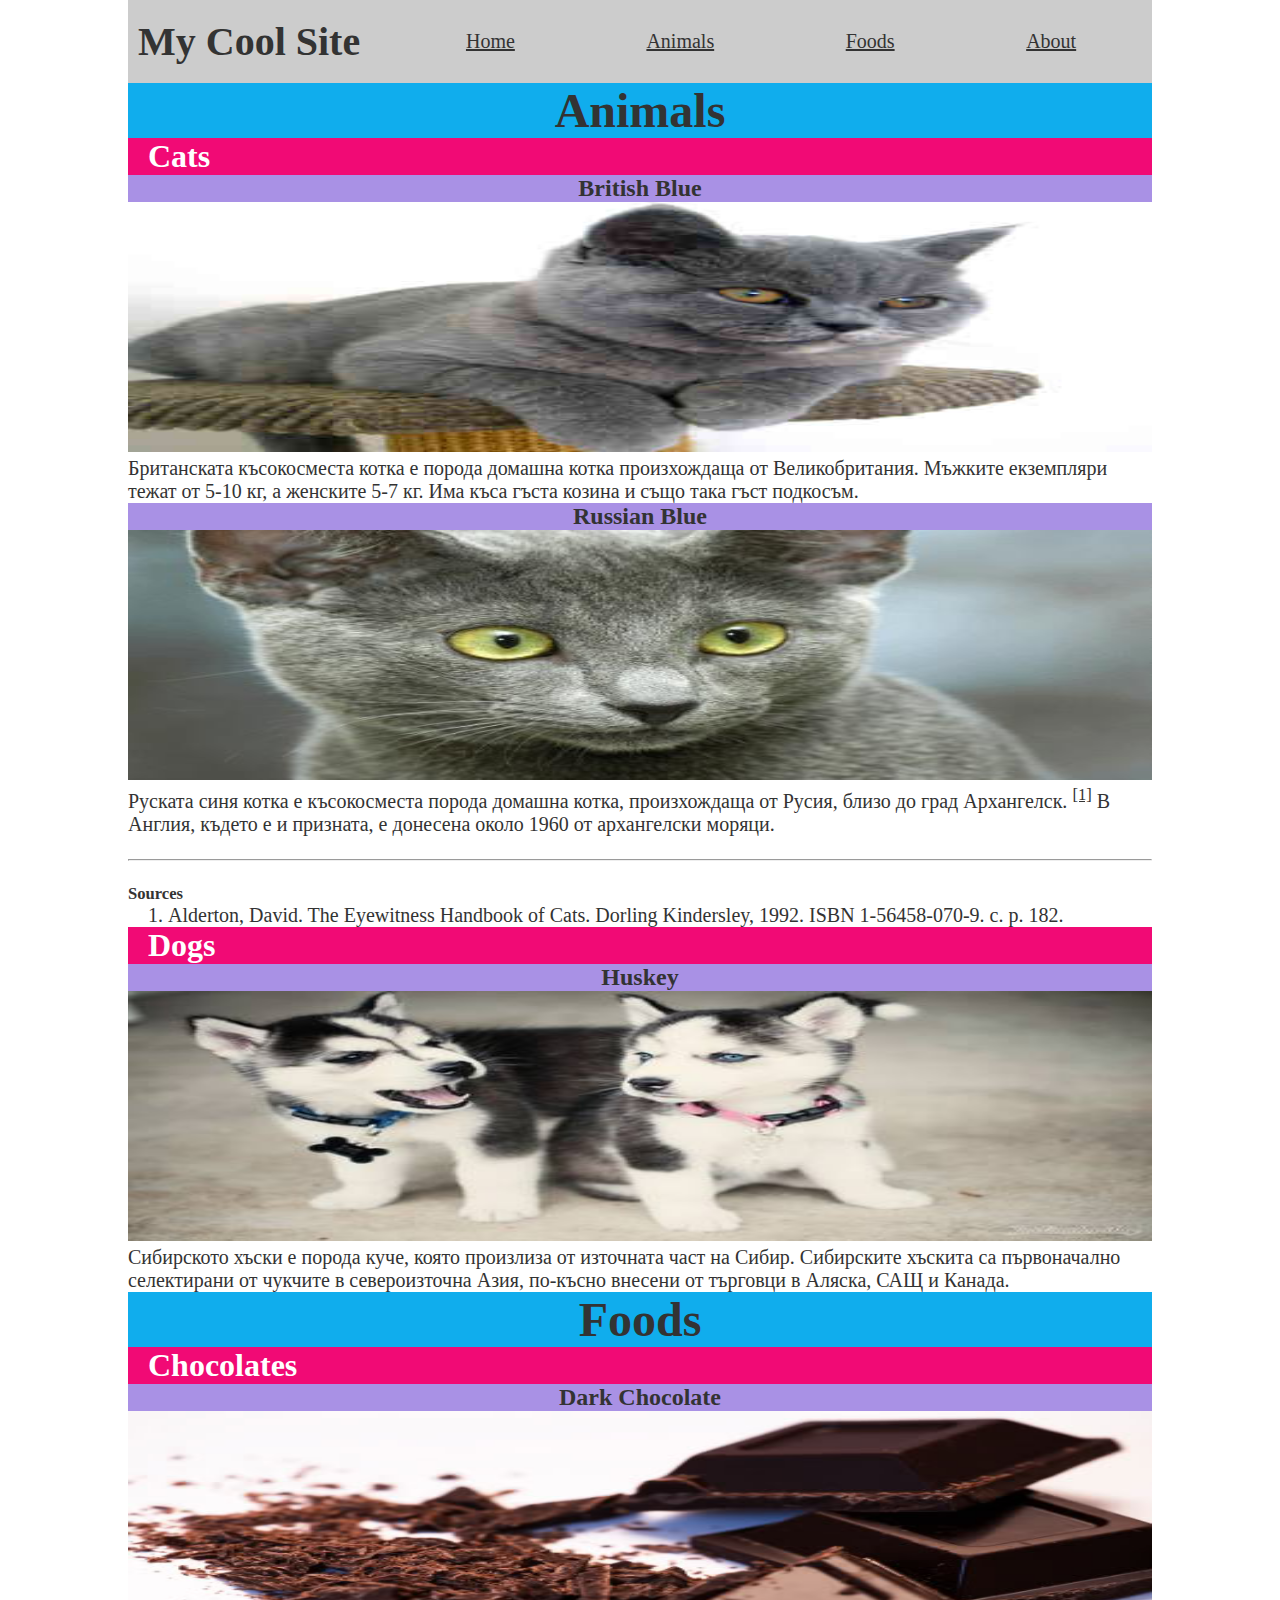
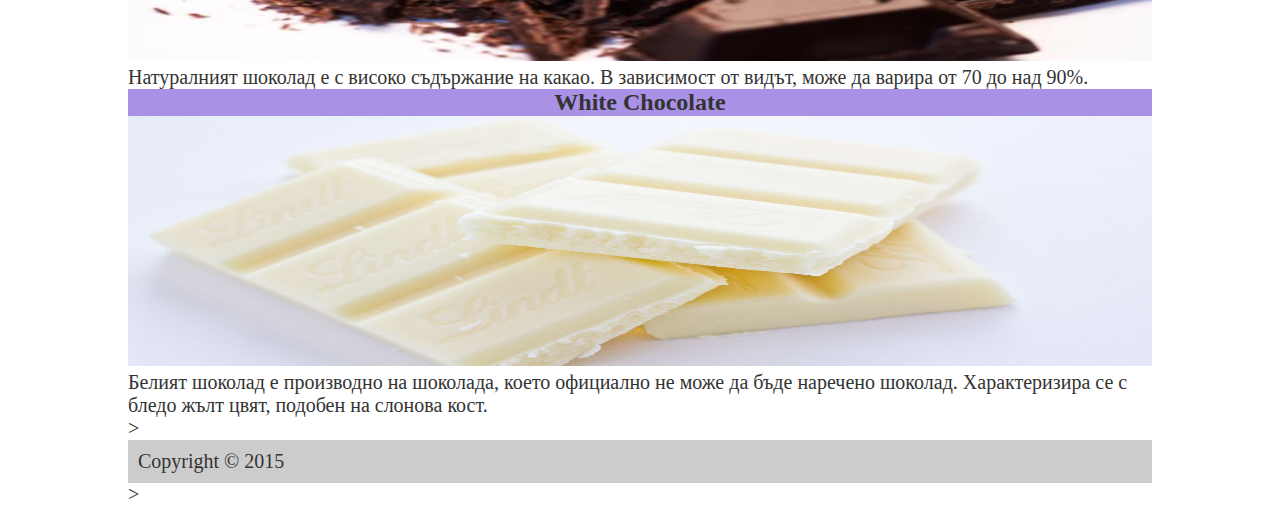
<file: Упр 1/6/page1.html>
<!DOCTYPE html>
<html lang="en">
<head>
	<meta charset="utf-8">
	<title>Page 1</title>
	<link rel="stylesheet" href="css/style.css">
</head>
<body>
		<header>
			<h1>My Cool Site</h1>

			<nav>
				<ul>
					<li><a href="#" title="Home">Home</a></li>
					<li><a href="#animals" title="Animals">Animals</a></li>
					<li><a href="#foods" title="Foods">Foods</a></li>
					<li><a href="#about" title="About">About</a></li>
				</ul>
			</nav>
		</header>

		<section >
				<h2 id="animals">Animals</h2>

				<section>
						<h3>Cats</h3>

						<article>
							<h4>British Blue</h4>
							<img src="images/BritishBlue.jpg" alt="British Blue">

							<p>
								Британската късокосместа котка е порода домашна котка произхождаща от Великобритания.
								Мъжките екземпляри тежат от 5-10 кг, а женските 5-7 кг. Има къса гъста козина и също
								така гъст подкосъм.
							</p>
						</article>

						<article>
							<h4>Russian Blue</h4>
							<img src="images/RussianBlue.jpg" alt="Russian Blue">

							<p>
								Руската синя котка е късокосместа порода домашна котка, произхождаща от Русия, близо до
								град Архангелск.
								<sup><a href="#russian">[1]</a></sup>
								В Англия, където е и призната, е донесена около 1960 от архангелски
								моряци.
							</p>

							<br>
							<hr>
							<br>

							<aside>
								<h5>Sources</h5>
								<ol>
									<li id="#russian">Alderton, David. The Eyewitness Handbook of Cats. Dorling
										Kindersley, 1992. ISBN 1-56458-070-9. с. p. 182.
									</li>
								</ol>
							</aside>
						</article>
				</section>

					
					<section>
						<h3>Dogs</h3>

						<article>
							<h4>Huskey</h4>
							<img src="images/Husky.jpg" alt="Husky">

							<p>
								Сибирското хъски е порода куче, която произлиза от източната част на Сибир.
								Сибирските хъскита са първоначално селектирани от чукчите в североизточна Азия,
								по-късно внесени от търговци в Аляска, САЩ и Канада.
							</p>
						</article>
					</section>
		</section>

				<section >
					<h2 id="foods">Foods</h2>
				 <section>
						<h3>Chocolates</h3>

						<article>
							<h4>Dark Chocolate</h4>
							<img src="images/DarkChocolate.jpg" alt="Dark Chocolate"/>

							<p>
								Натуралният шоколад е с високо съдържание на какао. В зависимост от видът, може да
								варира от 70 до над 90%.
							</p>
						</article>

						<article>
							<h4>White Chocolate</h4>
							<img src="images/WhiteChocolate.jpg" alt="White Chocolate"/>

							<p>
								Белият шоколад е производно на шоколада, което официално не може да бъде наречено
								шоколад. Характеризира се с бледо жълт цвят, подобен на слонова кост.
							</p>
						</article>>
					</section>
				</section>
				

		<footer>
			<p id="about">Copyright &copy; 2015</p>
		</footer>>

</body>
</html>
</file>
<file: Project/css/index.css>
html {
    height: 100%;
}

body {
    background-image: url("../resources/grass-free-texture.jpg");
    height: 100%;
    display: flex;
    flex-direction: column;
}

.navigation-transparent {
    display: flex;
    flex-direction: row;
    justify-content: space-between;
    font-family: 'Franklin Gothic Medium', 'Arial Narrow', Arial, sans-serif;
    font-size: 1.5rem;
    color: black;
    margin-top: 1rem;
    margin-bottom: 1rem;
    text-decoration: none;
    max-width: 100%;
    align-items: center;

}

.nav-center {
    display: flex;
    justify-content: center;
    margin-top: 1.5rem;
}




a:visited,
a:link {
    text-decoration: none;
    color: black;
}

.navigation-transparent a:hover {
    color: white;
    background-color: black;
}

.navigation-transparent a:active {
    color: black;
    background-color: rgba(255, 255, 255, 0.7);

}

.trasnparent-nav-box {
    background-color: rgba(255, 255, 255, 0.8);
    padding: 10px 50px 10px 50px;
    margin-left: 30px;
    margin-right: 30px;

}

.dancing-cow {
    width: 70px;
    height: auto;
}

.game-content {
    display: flex;
    justify-content: center;
    flex-direction: column;
    align-items: center;
    height: 70%;
}

.start-game {
    border-radius: 100px;
    background-color: black;
    color: white;
    height: 80px;
    width: 250px;
    font-size: 2rem;
    animation: colorchange 5s infinite;
    border-width: 3px;
    padding-left: 0.7rem;
    padding-right: 0.7rem;
}

.start-game:focus {
    outline: none;
}

.bull-cow-img {
    max-width: 150px;
    height: auto;
}

.congrats-text {
    font-size: 3.5rem;
    color: white;
    background-color: black;
    padding: 10px;
}

@keyframes colorchange {
    0% {
        border-color: violet;
    }

    25% {
        border-color: blue;
    }

    50% {
        border-color: green;
    }

    75% {
        border-color: yellow;
    }

    100% {
        border-color: red;
    }
}

@media screen and (max-width: 890px) {
    .navigation-transparent {
        flex-direction: column;
        font-size: 1rem;
        align-items: center;
    }

    .dancing-cow {
        max-height: 60px;
        width: auto;
    }

    .trasnparent-nav-box {
        margin: 5px;
        padding: 5px;
    }

    .bull-cow-img {
        max-width: 80px;
        height: auto;
    }

    .congrats-text {
        font-size: 2rem;
        padding: 10px;
    }



}
</file>
<file: Project/css/bulls_and_cows_page.css>
html
{
    height:100%;
}

body 
{
    background-image: url("../resources/grass-free-texture.jpg");
    height:100%;
    display:flex;
    flex-direction:column;
}

.navigation-transparent
{
    display: flex;
    flex-direction: row;
    justify-content: space-between;
    font-family:'Franklin Gothic Medium', 'Arial Narrow', Arial, sans-serif;
    font-size: 1.5rem;
    color: black;
    margin-top: 1rem ;
    margin-bottom: 1rem;
    text-decoration: none;
    max-width:100%;

}
.nav-center
{
    display: flex;
    justify-content: center;
    margin-top:1.5rem;
}



  
a:visited, a:link
{
    text-decoration: none;
    color:black;
}

.navigation-transparent a:hover 
{
    color:white;
    background-color: black;
}

.navigation-transparent a:active
{
    color:black;
    background-color: rgba(255,255,255,0.7);

}
.trasnparent-nav-box
{
    background-color: rgba(255,255,255,0.8);
    padding: 10px 50px 10px 50px;
    margin-left:30px;
    margin-right:30px;

}
.dancing-cow
{
    width:70px;
    height:auto;
}

.game-content
{
    display: flex;
    justify-content: center;
    flex-direction: column;
    align-items:center;
    height:70%;
}
.start-game
{
    border-radius: 100px;
    background-color:black;
    color:white;
    height:80px;
    width:250px;
    font-size:2rem;
    animation: colorchange 5s infinite;
    border-width: 3px;
    padding-left:0.7rem;
    padding-right:0.7rem;
}

.start-game:focus
{
    outline:none;
}

@keyframes colorchange {
    0% {
        border-color: violet;
      }
      25% {
        border-color: blue;
      }
      50% {
        border-color: green;
      }
      75% {
        border-color: yellow;
      }
      100% {
        border-color: red;
      }
    }
</file>
<file: Project/css/history_page.css>
body 
{
    background-color:rgb(98, 172, 62);
}

.navigation-transparent
{
    display: flex;
    flex-direction: row;
    justify-content: space-between;
    font-family:'Franklin Gothic Medium', 'Arial Narrow', Arial, sans-serif;
    font-size: 1.5rem;
    color: black;
    margin-top: 1rem ;
    margin-bottom: 1rem;
    text-decoration: none;
    max-width:100%;

}
.nav-center
{
    display: flex;
    justify-content: center;
    margin-top:1.5rem;
}


  
a:visited, a:link
{
    text-decoration: none;
    color:black;
}

.navigation-transparent a:hover 
{
    color:white;
    background-color: black;
}

.navigation-transparent a:active
{
    color:black;
    background-color: rgba(255,255,255,0.7);

}
.trasnparent-nav-box
{
    background-color: rgba(255,255,255,0.8);
    padding: 10px 50px 10px 50px;
    margin-left:30px;
    margin-right:30px;

}
.dancing-cow
{
    width:70px;
    height:auto;
}

.info-text-transparent
{
    background-color: rgba(255,255,255,0.8);
    font-family:'Franklin Gothic Medium', 'Arial Narrow', Arial, sans-serif;
    font-size: 1.3rem;
    color: black;
    margin: 30px 100px 20px 100px;
}

article 
{
    padding: 30px;
}

#hide-show a:hover, #reference:hover, #mastermind-link:hover
{
    color:purple;
    
}

#hide-show a:active, #reference:active, #mastermind-link:active
{
    color:violet;
}
#hide-show
{
    padding-left: 0;
}

.info-text-transparent button
{
  background-color: black;
  color:white;
  font-family:'Franklin Gothic Medium', 'Arial Narrow', Arial, sans-serif;
  
}

.negate-style-contents
{
    list-style-type: none;
}
.no-padding-heading
{
    padding:0;
    margin:5px;
}
.negate-style-margin-ul
{
    margin:6px;
    list-style-type: square;
}
</file>
<file: Домашно 1 HTML + CSS/screen1and2.css>
html{
    height:100%;
}
body {
    font-size: 16px;
    background: linear-gradient(-100deg, #A2F2F1 0%, #B19AFE 100%);
    height:100%;
    margin:0;
    
}


.inside-body {
    display: flex;
    justify-content: center;
    align-items: center;
    height:100%;
    
}


* {
    font-family: Helvetica, sans-serif;
}

.login-section {
    background-color: white;
    max-width: 32rem;
    width: 90%;
    padding: 2.5rem;
    border-radius: 7px;
    margin: 15px;

}

.login-text {
    color: #848692;
    font-size:1.2rem;
}

.flutter-name {
    font-size: 2rem;
}

input[type="text"],input[type="password"] {
    border: none;
    border-bottom: 2px solid lavender;
    width: 100%;
    padding:1rem;
    padding-left: 0;
}

input:focus {
    outline: none;
    border-bottom-color: blue;
}

.form {
    margin-top: 2.5rem;
}
.input-boxes{
    margin-bottom:2rem;
}

input[type="submit"] {
    max-width: 10rem;
    width:10rem;
    height: 2.5rem;
    border-radius: 2.5rem;
    background-color:rgb(84,189,214);
    color: white;
    border-style: none;
    margin-bottom: 1rem;
}

a{
    color:blue;
    text-decoration: none;
}
.move-right{
    display:flex;
    justify-content: flex-end;
  
    margin-top:4rem;
    
}


.make-vertical{
    display:flex;
    flex-direction:column;
    align-items: center;
}
</file>
<file: Домашно 1 HTML + CSS/screen3.css>
html{
    height:100%;
    width:100%;
}

* {
    font-family: Helvetica, sans-serif;
}

body {
    font-size: 16px;
    background: linear-gradient(-100deg, #A2F2F1 0%, #B19AFE 100%);
    height: 100%;
    margin: 0;

}

.flutter-logo {
    font-size: 2rem;
}

.search-box,
#search {
    background-color: rgb(246, 247, 253);
    border-style: none;
    margin-left: 1rem;
}

.search-box {
    height: 2.5rem;
    border-radius: 2.5rem;
    text-align: center;
    display: flex;
    align-items: center;

}

.search-box img {
    height: 1rem;
    width: auto;
    margin-right: 1rem;
}

#search:focus, #saysth:focus {
    outline: none;
    border: 0;
}

#introductory {
    display: flex;
    flex-direction: row;
    justify-content: space-between;
    padding: 1rem 4rem 0 4rem;
    background-color: white;
}

.profile{
    background-color: white;
    max-width:18rem;
    display:flex;
    flex-direction:column;
    align-items:center;
    margin:0 0.5rem 2rem 2rem;

}

.profile img{
    padding-top:1rem;
        border-radius: 50%;
        width: 80px;
        height: 80px;
}

.under-profile{
    background-color:rgb(246,247,253);
    display:flex;
    justify-content: space-between;
    align-items:center;
    font-size:12px;
    width:100%;
}
.post-reacts, .thumbs{
    padding-top:0.5rem;
    display:flex;
    flex-direction:row;

}

.reacts, .posts{
 display:flex;
 flex-direction:column;
 margin:1rem;
 margin-right:0;
 margin-top:0.3rem;
 color:grey;
}

.post-reacts span{
    color:rgb(94,192,216);
    font-size: 1.125rem;

}

button{
    background-color:transparent;
    border-radius: 2.5rem;
    min-height:2rem;
    border:2px solid rgb(94,192,216);
    color:rgb(94,192,216);
    margin-right:0.5rem;
    margin-left:0.5rem;
}

button:focus{
    outline:none;
}


.group-text-box img{
    padding-right:1rem;
    height: 1rem;
    width: auto;
    border-radius:0;

}

.group-text-box input{
    border:0;
    border-radius: 2.5rem;
}



.group-text-box{
    border:0;
    border-radius: 2.5rem;
    background-color: white;
    display:flex;
    justify-content: space-between;
    margin: 0.5rem 2rem 0.5rem 1rem;
    align-items:center;
    width:100%;
}

.group-text-box ::placeholder{
    color:rgb(94,192,216);
}


#comment-avatar{
    border-radius: 50%;
        width: 40px;
        height: 40px;
    margin-left:1.5rem;
}

.saysthbox{
    background-color:rgb(244,252,253);
    width:100%;
    display:flex;
    flex-direction:row;
    padding-top:0.5rem;
    padding-bottom:0.5rem;

}
.make-grey{
    color: grey;
}

.avatar-post-pic img{
width: 2.5rem;
height: 2.5rem;
border-radius: 2.5rem;
}

.right-side-of-post{
    padding-left:1rem;
}
.style-x{
    height: 0.8rem;
    width: auto;
    margin-right: 1rem;
}
.user-and-time{
    display:flex;
    justify-content: space-between;
}
.make-grey img{
    height: 0.5rem;
    width: auto;
}


.thumbs img {
    height: 0.8rem;
    width: auto;
    border-radius:0;
}

.thumbs-up{
    margin-right:1rem;
}
.user-and-time{
    width:100%;
}

.single-post{
    display:flex;
    flex-direction:row;
    border-top:1px solid rgb(223,227,228);
    padding:1.5rem;
}

.feed{
    background-color: white;
    display:flex;
    flex-direction:column;
    max-width:55rem;
    margin-right:1rem;
}

.text-on-post{
    padding-right:1.5rem;
}

.contents{
    display:flex;
    flex-direction:row;
    align-items:flex-start;
    height:100%;
    margin:1rem 2rem 4rem 2rem;
    width:100%;
}

#saysth{
    width:100%;
    padding:0.5rem;
}


@media screen 
  and (max-width: 890px){
    .profile img{
        border-radius: 50%;
        width: 5.25rem;
        height: 5.25rem;}

    .contents{
        display:flex;
        flex-direction:column;
        width:90%;
        margin-left:auto;
        margin-right:auto;
    }
    .feed{
        margin-top:0;
        padding-top:0;
        margin-right:0;
    }
    .profile{
        padding-bottom:0;
        margin-bottom:0;
        width:100%;
        max-width:unset;
        margin:0;

    }

    .single-post{
        display:flex;
        flex-direction:row;
        border-bottom:1px solid grey;
        padding:1rem;
    }

    .single-post{
        min-height: 7rem;
        font-size: 0.875rem;
    }

    .under-profile{
        height: 3.75rem;
    }

    .posts,.reacts{
        font-size: 0.75rem;
    }
     .under-profile span{
        font-size: 1.125rem;
     }

     .saysthbox{
         height:3rem;
     }

}
</file>
<file: Упр 1/6/css/style.css>
* {
	margin: 0;
	padding: 0;
	box-sizing: border-box;
	list-style: none;
	color: #333;
}

ol {
	margin-left: 40px;
}

ol,
ol > li{
	list-style: decimal;
}

ul > li {
	padding: 20px;
}

h2 {
	background-color: #10ADED;
	text-align: center;
	font-size: 3rem;
}

h3 {
	background-color: #F10A75;
	font-size: 2rem;
	padding-left: 20px;
	color: #fff;
	width: 100%;
}

h4 {
	font-size: 1.5rem;
	background-color: #A991E5;
	text-align: center;
}

img {
	width: 100%;
	height: 250px;
}

html,
body,
body > div {
	min-height: 100%;
}

body {
	width: 80%;
	margin: 0 auto;
	font-size: 20px;
}

/*page container*/
body > div {
	display: flex;
	flex-direction: column;
}

/*header container*/
/*footer container*/
body > div > div:first-child,
body > div > div:last-child,
header,
footer {
	background: #ccc;
	padding: 10px;
	display: flex;
	align-items: center;
	flex-basis: 100px;
}

/*Navigation*/
body > div > div:first-child > div,
nav {
	flex: 1;
}

body > div > div:first-child  ul,
nav > ul {
	margin-left: 40px;
	display: flex;
	justify-content: space-around;
}

/*Content container*/
body > div > div:nth-child(2) {
	display: flex;
	flex: 1;
	justify-content: space-between;
	flex-direction: column;
}


/*animals and foods container*/
body > div > div:nth-child(2) > div,
body > div > div:nth-child(2) > section {
	border: 2px solid #10ADED;
	margin: 10px 0;
}

/*sub categories containers*/
body > div > div:nth-child(2) > div > div,
body > div > div:nth-child(2) > section > div {
	margin: 10px;
	display: flex;
	justify-content: space-between;
}

/*sub categories*/
body > div > div:nth-child(2) > div > div > div,
body > div > div:nth-child(2) > section > div > section {
	border: 2px solid #F10A75;
	flex-basis: 49%;
}

/*articles*/
body > div > div:nth-child(2) > div > div > div > div,
body > div > div:nth-child(2) > section article {
	border: 2px solid #A991E5;
	margin: 10px;
}
</file>
